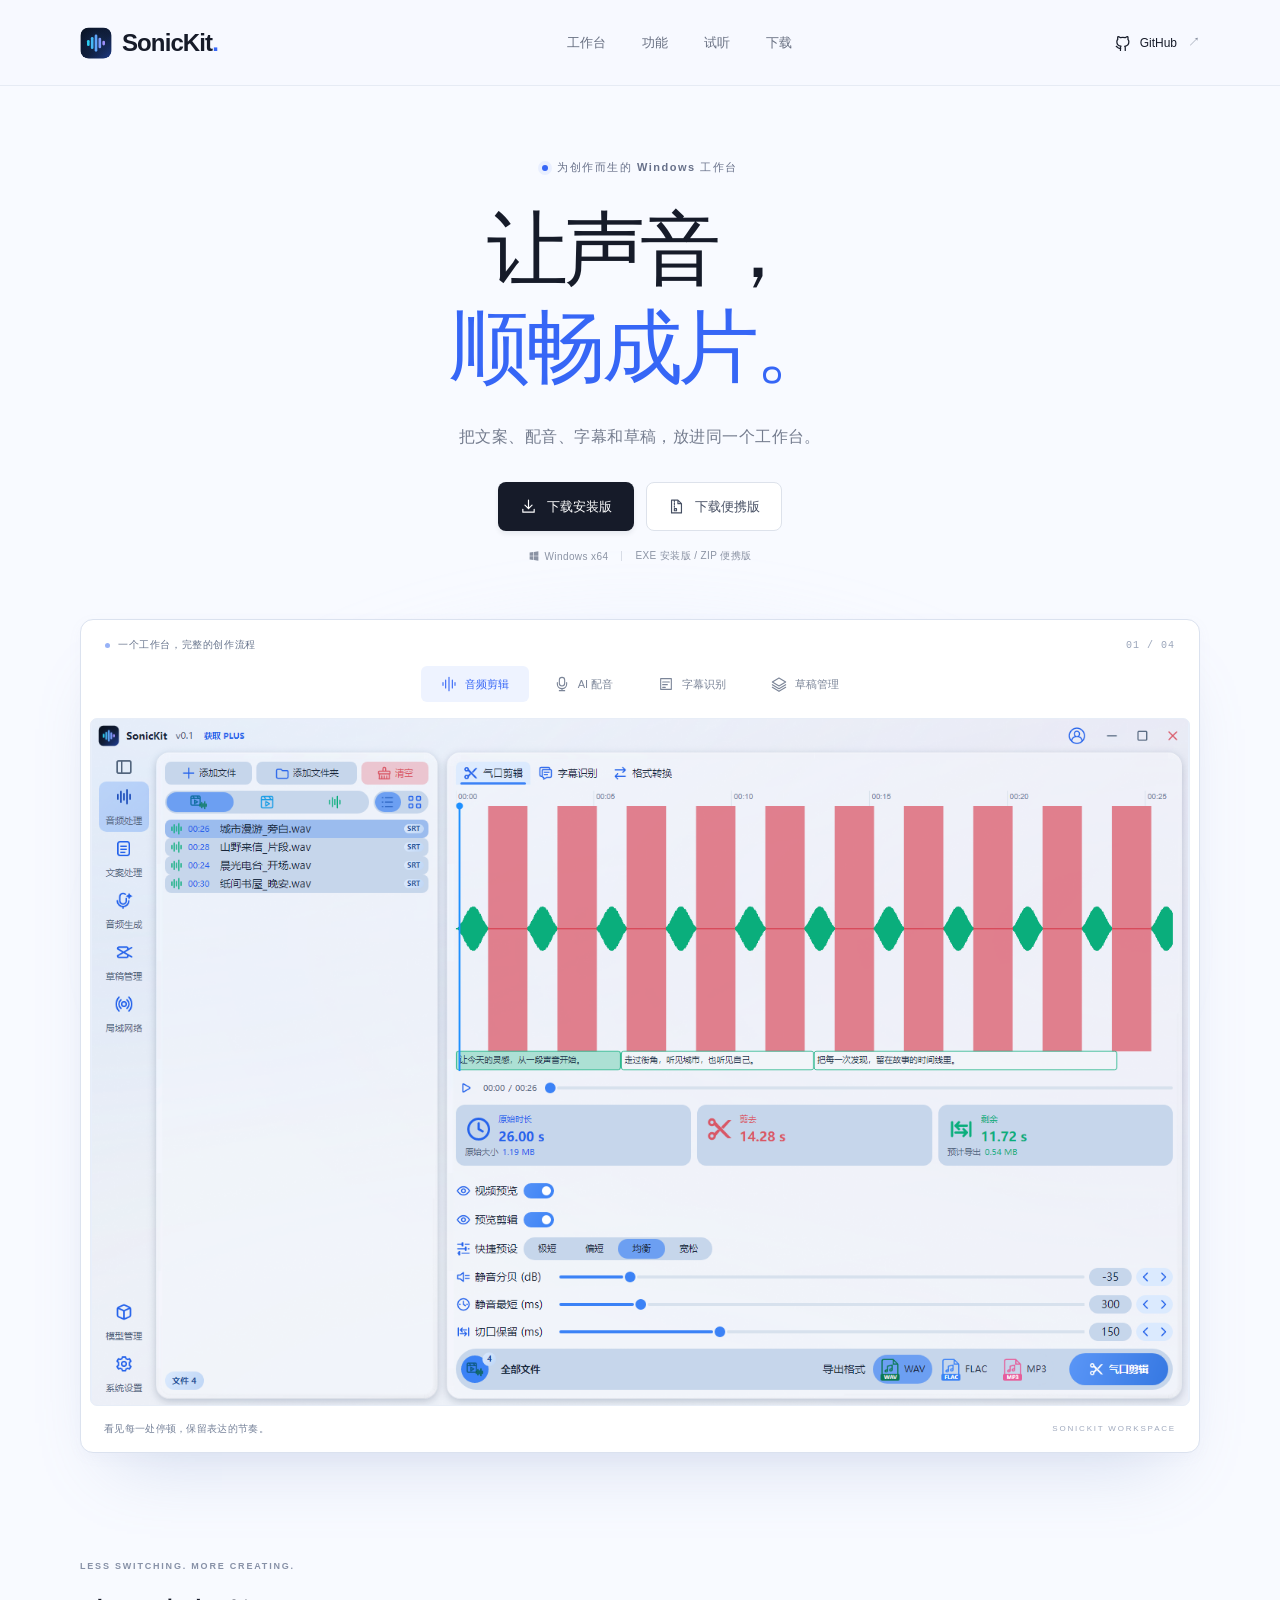
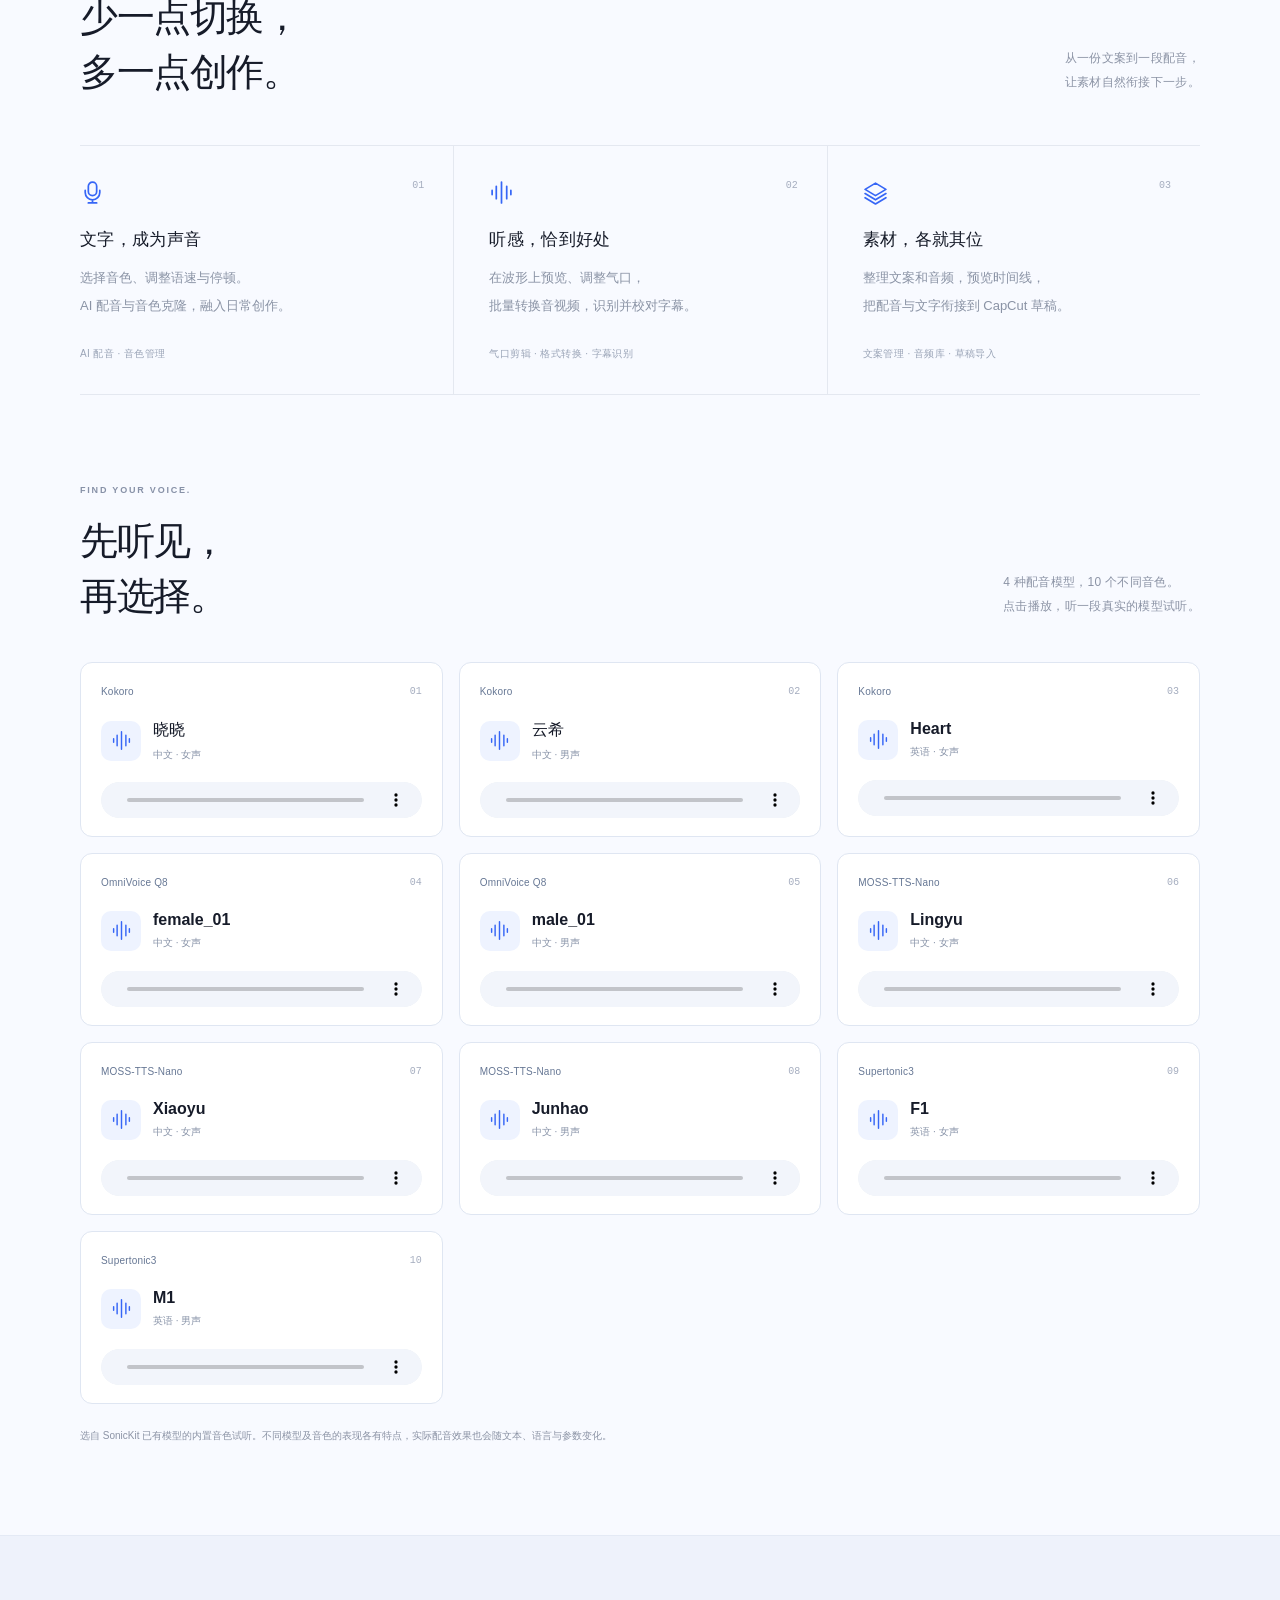
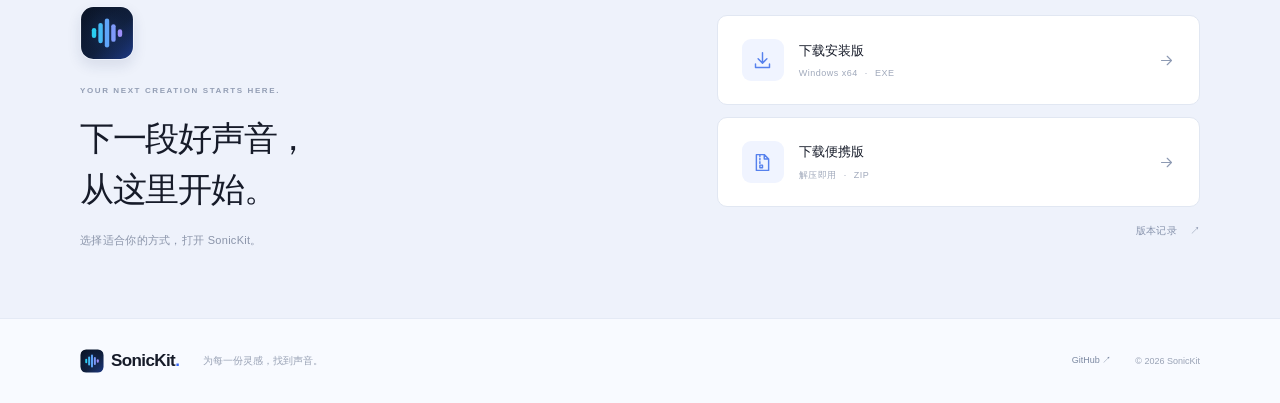
<file: index.html>
<!doctype html>
<html lang="zh-CN">
<head>
  <meta charset="UTF-8">
  <meta name="viewport" content="width=device-width, initial-scale=1">
  <meta name="theme-color" content="#f8faff">
  <meta name="description" content="SonicKit，面向 Windows 的音频创作工作台。AI 配音、音频剪辑、字幕识别与 CapCut 草稿管理，在一个工作台中完成。">
  <meta property="og:type" content="website">
  <meta property="og:title" content="SonicKit · 让声音，顺畅成片">
  <meta property="og:description" content="把文案、配音、字幕和草稿，放进同一个工作台。">
  <meta property="og:url" content="https://www.sonickit.top/">
  <meta property="og:image" content="https://www.sonickit.top/images/01-audio.png?v=20261117">
  <title>SonicKit · 让声音，顺畅成片</title>
  <link rel="canonical" href="https://www.sonickit.top/">
  <link rel="icon" href="images/icon.svg" type="image/svg+xml">
  <link rel="preload" href="images/01-audio.png?v=20261117" as="image">
  <link rel="stylesheet" href="styles.css">
  <script type="module" src="app.js"></script>
  <script type="module" src="voice-previews.js"></script>
</head>
<body id="top">
  <svg class="icon-definitions" xmlns="http://www.w3.org/2000/svg" aria-hidden="true">
    <symbol id="i-arrow" viewBox="0 0 24 24"><path d="M5 12h14m-6-6 6 6-6 6"/></symbol>
    <symbol id="i-download" viewBox="0 0 24 24"><path d="M12 3v12m-5-5 5 5 5-5M4 16v4h16v-4"/></symbol>
    <symbol id="i-zip" viewBox="0 0 24 24"><path d="M14 3H5v18h14V8l-5-5Zm0 0v5h5M9 3v2m0 2v2m0 2v2m0 2v3h3v-3H9Z"/></symbol>
    <symbol id="i-wave" viewBox="0 0 24 24"><path d="M3 10v4m4-8v12m5-16v20m5-16v12m4-8v4"/></symbol>
    <symbol id="i-mic" viewBox="0 0 24 24"><rect x="8" y="2" width="8" height="13" rx="4"/><path d="M5 10v2a7 7 0 0 0 14 0v-2M12 19v3m-4 0h8"/></symbol>
    <symbol id="i-text" viewBox="0 0 24 24"><path d="M4 4h16v16H4zM7 9h10M7 13h7m-7 4h4"/></symbol>
    <symbol id="i-layers" viewBox="0 0 24 24"><path d="m12 3 10 6-10 6L2 9l10-6ZM2 13l10 6 10-6M2 17l10 6 10-6"/></symbol>
    <symbol id="i-github" viewBox="0 0 24 24"><path d="M9 19c-4.3 1.3-4.3-2-6-2.5M15 22v-3.4c.1-1-.2-1.7-.7-2.2 2.7-.3 5.5-1.3 5.5-6A4.7 4.7 0 0 0 18.5 7a4.4 4.4 0 0 0-.1-3.4s-1-.3-3.5 1.3a12 12 0 0 0-6.3 0C6.2 3.3 5.2 3.6 5.2 3.6A4.4 4.4 0 0 0 5.1 7a4.7 4.7 0 0 0-1.3 3.3c0 4.7 2.8 5.7 5.5 6-.4.4-.7 1.1-.7 2.2V22"/></symbol>
    <symbol id="i-close" viewBox="0 0 24 24"><path d="m6 6 12 12M6 18 18 6"/></symbol>
    <symbol id="i-expand" viewBox="0 0 24 24"><path d="M14 4h6v6m0-6-7 7M10 20H4v-6m0 6 7-7"/></symbol>
  </svg>
  <a class="skip-link" href="#main">跳到主要内容</a>

  <header class="header">
    <nav class="nav wrap" aria-label="主导航">
      <a class="brand" href="#top" aria-label="SonicKit 首页"><img src="images/icon.svg" width="32" height="32" alt=""><span>SonicKit<span class="brand-dot">.</span></span></a>
      <div class="nav-links"><a href="#workspace">工作台</a><a href="#features">功能</a><a href="#voices">试听</a><a href="#download">下载</a></div>
      <a class="nav-github" href="https://github.com/ChatTMD/Sonickit" target="_blank" rel="noopener noreferrer" aria-label="在 GitHub 查看 SonicKit"><svg class="icon"><use href="#i-github"/></svg><span>GitHub</span><span aria-hidden="true">↗</span></a>
    </nav>
  </header>

  <main id="main">
    <section class="hero wrap" aria-labelledby="hero-title">
      <div class="eyebrow"><span class="status-dot" aria-hidden="true"></span>为创作而生的 Windows 工作台</div>
      <h1 id="hero-title">让声音，<br><span>顺畅成片。</span></h1>
      <p class="hero-description">把文案、配音、字幕和草稿，<br class="mobile-break">放进同一个工作台。</p>
      <div class="hero-actions">
        <a class="button button-primary" data-download="exe" href="https://github.com/ChatTMD/Sonickit/releases"><svg class="icon"><use href="#i-download"/></svg><span>下载安装版</span><span class="button-version" data-version></span></a>
        <a class="button button-secondary" data-download="zip" href="https://github.com/ChatTMD/Sonickit/releases"><svg class="icon"><use href="#i-zip"/></svg><span>下载便携版</span><span class="button-version" data-version></span></a>
      </div>
      <div class="hero-meta"><span><svg viewBox="0 0 16 16" aria-hidden="true"><path d="M1 2.4 7 1.6v5.8H1V2.4Zm7-1L15 .4v7H8v-6ZM1 8.4h6v5.8l-6-.8v-5Zm7 0h7v7l-7-1v-6Z"/></svg>Windows x64</span><span class="meta-separator" aria-hidden="true"></span><span>EXE 安装版 / ZIP 便携版</span></div>

      <div class="workspace" id="workspace">
        <div class="workspace-bar">
          <div class="workspace-label"><span class="small-dot" aria-hidden="true"></span>一个工作台，完整的创作流程</div>
          <span class="workspace-index" id="screen-index" aria-hidden="true">01 / 04</span>
        </div>
        <div class="screen-tabs" role="tablist" aria-label="软件功能预览">
          <button id="tab-audio" class="screen-tab" type="button" role="tab" aria-selected="true" aria-controls="screen-panel" data-screen="audio"><svg class="icon"><use href="#i-wave"/></svg>音频剪辑</button>
          <button id="tab-generation" class="screen-tab" type="button" role="tab" aria-selected="false" aria-controls="screen-panel" tabindex="-1" data-screen="generation"><svg class="icon"><use href="#i-mic"/></svg>AI 配音</button>
          <button id="tab-subtitles" class="screen-tab" type="button" role="tab" aria-selected="false" aria-controls="screen-panel" tabindex="-1" data-screen="subtitles"><svg class="icon"><use href="#i-text"/></svg>字幕识别</button>
          <button id="tab-drafts" class="screen-tab" type="button" role="tab" aria-selected="false" aria-controls="screen-panel" tabindex="-1" data-screen="drafts"><svg class="icon"><use href="#i-layers"/></svg>草稿管理</button>
        </div>
        <div class="screen-panel" id="screen-panel" role="tabpanel" aria-labelledby="tab-audio" tabindex="0">
          <button class="screen-zoom" id="screen-zoom" type="button" aria-label="放大音频剪辑界面截图"><img id="screen-image" src="images/01-audio.png?v=20261117" alt="SonicKit 音频剪辑界面，包含文件列表、波形预览与气口剪辑参数" width="1440" height="900" fetchpriority="high"><span class="expand-hint" aria-hidden="true"><svg class="icon"><use href="#i-expand"/></svg></span></button>
        </div>
        <div class="workspace-caption"><p id="screen-caption">看见每一处停顿，保留表达的节奏。</p><span>SONICKIT WORKSPACE</span></div>
      </div>
    </section>

    <section class="features wrap" id="features" aria-labelledby="features-title">
      <div class="section-heading"><div><p class="eyebrow section-eyebrow">LESS SWITCHING. MORE CREATING.</p><h2 id="features-title">少一点切换，<br>多一点创作。</h2></div><p class="section-description">从一份文案到一段配音，<br>让素材自然衔接下一步。</p></div>
      <div class="feature-grid">
        <article class="feature"><span class="feature-number">01</span><svg class="feature-icon icon"><use href="#i-mic"/></svg><h3>文字，成为声音</h3><p>选择音色、调整语速与停顿。<br>AI 配音与音色克隆，融入日常创作。</p><span class="feature-note">AI 配音 · 音色管理</span></article>
        <article class="feature"><span class="feature-number">02</span><svg class="feature-icon icon"><use href="#i-wave"/></svg><h3>听感，恰到好处</h3><p>在波形上预览、调整气口，<br>批量转换音视频，识别并校对字幕。</p><span class="feature-note">气口剪辑 · 格式转换 · 字幕识别</span></article>
        <article class="feature"><span class="feature-number">03</span><svg class="feature-icon icon"><use href="#i-layers"/></svg><h3>素材，各就其位</h3><p>整理文案和音频，预览时间线，<br>把配音与文字衔接到 CapCut 草稿。</p><span class="feature-note">文案管理 · 音频库 · 草稿导入</span></article>
      </div>
    </section>

    <section class="voices wrap" id="voices" aria-labelledby="voices-title">
      <div class="section-heading"><div><p class="eyebrow section-eyebrow">FIND YOUR VOICE.</p><h2 id="voices-title">先听见，<br>再选择。</h2></div><p class="section-description">4 种配音模型，10 个不同音色。<br>点击播放，听一段真实的模型试听。</p></div>
      <div class="voice-grid">
        <article class="voice-card">
          <div class="voice-card-top"><span class="voice-model">Kokoro</span><span class="voice-number" aria-hidden="true">01</span></div>
          <div class="voice-identity"><span class="voice-avatar" aria-hidden="true"><svg class="icon"><use href="#i-wave"/></svg></span><div><h3 id="voice-kokoro-xiaoxiao">晓晓</h3><p>中文<span aria-hidden="true"> · </span>女声</p></div></div>
          <audio class="voice-audio" controls preload="none" src="audio/kokoro-xiaoxiao.wav" aria-labelledby="voice-kokoro-xiaoxiao">你的浏览器不支持音频播放，<a href="audio/kokoro-xiaoxiao.wav">下载试听音频</a>。</audio>
          <p class="voice-error" role="status" hidden>音频暂时无法播放，请刷新后重试。</p>
        </article>
        <article class="voice-card">
          <div class="voice-card-top"><span class="voice-model">Kokoro</span><span class="voice-number" aria-hidden="true">02</span></div>
          <div class="voice-identity"><span class="voice-avatar" aria-hidden="true"><svg class="icon"><use href="#i-wave"/></svg></span><div><h3 id="voice-kokoro-yunxi">云希</h3><p>中文<span aria-hidden="true"> · </span>男声</p></div></div>
          <audio class="voice-audio" controls preload="none" src="audio/kokoro-yunxi.wav" aria-labelledby="voice-kokoro-yunxi">你的浏览器不支持音频播放，<a href="audio/kokoro-yunxi.wav">下载试听音频</a>。</audio>
          <p class="voice-error" role="status" hidden>音频暂时无法播放，请刷新后重试。</p>
        </article>
        <article class="voice-card">
          <div class="voice-card-top"><span class="voice-model">Kokoro</span><span class="voice-number" aria-hidden="true">03</span></div>
          <div class="voice-identity"><span class="voice-avatar" aria-hidden="true"><svg class="icon"><use href="#i-wave"/></svg></span><div><h3 id="voice-kokoro-heart">Heart</h3><p>英语<span aria-hidden="true"> · </span>女声</p></div></div>
          <audio class="voice-audio" controls preload="none" src="audio/kokoro-heart.wav" aria-labelledby="voice-kokoro-heart">你的浏览器不支持音频播放，<a href="audio/kokoro-heart.wav">下载试听音频</a>。</audio>
          <p class="voice-error" role="status" hidden>音频暂时无法播放，请刷新后重试。</p>
        </article>
        <article class="voice-card">
          <div class="voice-card-top"><span class="voice-model">OmniVoice Q8</span><span class="voice-number" aria-hidden="true">04</span></div>
          <div class="voice-identity"><span class="voice-avatar" aria-hidden="true"><svg class="icon"><use href="#i-wave"/></svg></span><div><h3 id="voice-omnivoice-female-01">female_01</h3><p>中文<span aria-hidden="true"> · </span>女声</p></div></div>
          <audio class="voice-audio" controls preload="none" src="audio/omnivoice-female-01.wav" aria-labelledby="voice-omnivoice-female-01">你的浏览器不支持音频播放，<a href="audio/omnivoice-female-01.wav">下载试听音频</a>。</audio>
          <p class="voice-error" role="status" hidden>音频暂时无法播放，请刷新后重试。</p>
        </article>
        <article class="voice-card">
          <div class="voice-card-top"><span class="voice-model">OmniVoice Q8</span><span class="voice-number" aria-hidden="true">05</span></div>
          <div class="voice-identity"><span class="voice-avatar" aria-hidden="true"><svg class="icon"><use href="#i-wave"/></svg></span><div><h3 id="voice-omnivoice-male-01">male_01</h3><p>中文<span aria-hidden="true"> · </span>男声</p></div></div>
          <audio class="voice-audio" controls preload="none" src="audio/omnivoice-male-01.wav" aria-labelledby="voice-omnivoice-male-01">你的浏览器不支持音频播放，<a href="audio/omnivoice-male-01.wav">下载试听音频</a>。</audio>
          <p class="voice-error" role="status" hidden>音频暂时无法播放，请刷新后重试。</p>
        </article>
        <article class="voice-card">
          <div class="voice-card-top"><span class="voice-model">MOSS-TTS-Nano</span><span class="voice-number" aria-hidden="true">06</span></div>
          <div class="voice-identity"><span class="voice-avatar" aria-hidden="true"><svg class="icon"><use href="#i-wave"/></svg></span><div><h3 id="voice-moss-lingyu">Lingyu</h3><p>中文<span aria-hidden="true"> · </span>女声</p></div></div>
          <audio class="voice-audio" controls preload="none" src="audio/moss-lingyu.wav" aria-labelledby="voice-moss-lingyu">你的浏览器不支持音频播放，<a href="audio/moss-lingyu.wav">下载试听音频</a>。</audio>
          <p class="voice-error" role="status" hidden>音频暂时无法播放，请刷新后重试。</p>
        </article>
        <article class="voice-card">
          <div class="voice-card-top"><span class="voice-model">MOSS-TTS-Nano</span><span class="voice-number" aria-hidden="true">07</span></div>
          <div class="voice-identity"><span class="voice-avatar" aria-hidden="true"><svg class="icon"><use href="#i-wave"/></svg></span><div><h3 id="voice-moss-xiaoyu">Xiaoyu</h3><p>中文<span aria-hidden="true"> · </span>女声</p></div></div>
          <audio class="voice-audio" controls preload="none" src="audio/moss-xiaoyu.wav" aria-labelledby="voice-moss-xiaoyu">你的浏览器不支持音频播放，<a href="audio/moss-xiaoyu.wav">下载试听音频</a>。</audio>
          <p class="voice-error" role="status" hidden>音频暂时无法播放，请刷新后重试。</p>
        </article>
        <article class="voice-card">
          <div class="voice-card-top"><span class="voice-model">MOSS-TTS-Nano</span><span class="voice-number" aria-hidden="true">08</span></div>
          <div class="voice-identity"><span class="voice-avatar" aria-hidden="true"><svg class="icon"><use href="#i-wave"/></svg></span><div><h3 id="voice-moss-junhao">Junhao</h3><p>中文<span aria-hidden="true"> · </span>男声</p></div></div>
          <audio class="voice-audio" controls preload="none" src="audio/moss-junhao.wav" aria-labelledby="voice-moss-junhao">你的浏览器不支持音频播放，<a href="audio/moss-junhao.wav">下载试听音频</a>。</audio>
          <p class="voice-error" role="status" hidden>音频暂时无法播放，请刷新后重试。</p>
        </article>
        <article class="voice-card">
          <div class="voice-card-top"><span class="voice-model">Supertonic3</span><span class="voice-number" aria-hidden="true">09</span></div>
          <div class="voice-identity"><span class="voice-avatar" aria-hidden="true"><svg class="icon"><use href="#i-wave"/></svg></span><div><h3 id="voice-supertonic-f1">F1</h3><p>英语<span aria-hidden="true"> · </span>女声</p></div></div>
          <audio class="voice-audio" controls preload="none" src="audio/supertonic-f1.wav" aria-labelledby="voice-supertonic-f1">你的浏览器不支持音频播放，<a href="audio/supertonic-f1.wav">下载试听音频</a>。</audio>
          <p class="voice-error" role="status" hidden>音频暂时无法播放，请刷新后重试。</p>
        </article>
        <article class="voice-card">
          <div class="voice-card-top"><span class="voice-model">Supertonic3</span><span class="voice-number" aria-hidden="true">10</span></div>
          <div class="voice-identity"><span class="voice-avatar" aria-hidden="true"><svg class="icon"><use href="#i-wave"/></svg></span><div><h3 id="voice-supertonic-m1">M1</h3><p>英语<span aria-hidden="true"> · </span>男声</p></div></div>
          <audio class="voice-audio" controls preload="none" src="audio/supertonic-m1.wav" aria-labelledby="voice-supertonic-m1">你的浏览器不支持音频播放，<a href="audio/supertonic-m1.wav">下载试听音频</a>。</audio>
          <p class="voice-error" role="status" hidden>音频暂时无法播放，请刷新后重试。</p>
        </article>
      </div>
      <p class="voice-footnote">选自 SonicKit 已有模型的内置音色试听。不同模型及音色的表现各有特点，实际配音效果也会随文本、语言与参数变化。</p>
    </section>

    <section class="download-section" id="download" aria-labelledby="download-title">
      <div class="download-inner wrap">
        <div class="download-copy"><img src="images/icon.svg" width="54" height="54" alt="" loading="lazy"><p class="eyebrow">YOUR NEXT CREATION STARTS HERE.</p><h2 id="download-title">下一段好声音，<br>从这里开始。</h2><p>选择适合你的方式，打开 SonicKit。</p></div>
        <div class="download-options">
          <a class="download-option" data-download="exe" href="https://github.com/ChatTMD/Sonickit/releases"><span class="package-icon"><svg class="icon"><use href="#i-download"/></svg></span><span class="package-copy"><strong>下载安装版 <span data-version></span></strong><span>Windows x64 <span aria-hidden="true">·</span> EXE</span></span><svg class="icon package-arrow"><use href="#i-arrow"/></svg></a>
          <a class="download-option" data-download="zip" href="https://github.com/ChatTMD/Sonickit/releases"><span class="package-icon"><svg class="icon"><use href="#i-zip"/></svg></span><span class="package-copy"><strong>下载便携版 <span data-version></span></strong><span>解压即用 <span aria-hidden="true">·</span> ZIP</span></span><svg class="icon package-arrow"><use href="#i-arrow"/></svg></a>
          <a class="release-link" href="https://github.com/ChatTMD/Sonickit/releases" target="_blank" rel="noopener noreferrer">版本记录 <span aria-hidden="true">↗</span></a>
        </div>
      </div>
    </section>
  </main>

  <footer class="footer wrap"><a class="brand footer-brand" href="#top"><img src="images/icon.svg" width="24" height="24" alt=""><span>SonicKit<span class="brand-dot">.</span></span></a><p>为每一份灵感，找到声音。</p><a href="https://github.com/ChatTMD/Sonickit" target="_blank" rel="noopener noreferrer">GitHub <span aria-hidden="true">↗</span></a><span class="copyright">© <span id="year">2026</span> SonicKit</span></footer>

  <dialog class="lightbox" id="lightbox" aria-label="软件界面大图"><button class="lightbox-close" id="lightbox-close" type="button" aria-label="关闭大图"><svg class="icon"><use href="#i-close"/></svg></button><img id="lightbox-image" alt="" width="1440" height="900"></dialog>
  <div class="download-notice" id="download-notice" role="status" aria-live="polite" hidden><p id="notice-message"></p><a href="https://github.com/ChatTMD/Sonickit/releases" target="_blank" rel="noopener noreferrer">打开 GitHub 发行页 ↗</a><button id="notice-close" type="button" aria-label="关闭下载提示"><svg class="icon"><use href="#i-close"/></svg></button></div>
  <noscript><p class="noscript-note">启用 JavaScript 可直接下载最新版本，或访问 <a href="https://github.com/ChatTMD/Sonickit/releases">GitHub 发行页</a>。</p></noscript>
</body>
</html>
</file>
<file: styles.css>
@charset "UTF-8";
:root{--ink:#161b29;--muted:#737b8e;--blue:#3666f6;--line:#e4e8f0;--paper:#f8faff;--font:"Segoe UI Variable Text","Segoe UI","Microsoft YaHei UI","Microsoft YaHei",sans-serif;color-scheme:light;font-family:var(--font);color:var(--ink);background:var(--paper);font-synthesis:none;text-rendering:optimizeLegibility;-webkit-font-smoothing:antialiased}
*{box-sizing:border-box}html{scroll-behavior:smooth;scroll-padding-top:100px}body{margin:0}button,a{-webkit-tap-highlight-color:transparent}a{color:inherit;text-decoration:none}button{font:inherit}button,a{touch-action:manipulation}button{color:inherit}button:disabled{cursor:wait}img{max-width:100%;display:block}p,h1,h2,h3{margin:0}::selection{background:#dce5ff;color:#122554}:focus-visible{outline:3px solid #3868fb;outline-offset:5px}[hidden]{display:none!important}.wrap{width:min(1120px,calc(100% - 64px));margin-inline:auto}.icon{display:inline-block;width:21px;height:21px;flex-shrink:0;fill:none;stroke:currentColor;stroke-width:1.65;stroke-linecap:round;stroke-linejoin:round;vertical-align:middle}.icon-definitions{position:absolute;width:0;height:0;overflow:hidden}.skip-link{position:fixed;top:-80px;left:20px;z-index:50;padding:12px 20px;border-radius:8px;background:var(--ink);color:white}.skip-link:focus{top:12px}
.header{height:86px;border-bottom:1px solid rgba(225,231,241,.75);background:rgba(248,250,255,.9)}.nav{height:100%;display:flex;align-items:center;justify-content:space-between;gap:28px}.brand{display:inline-flex;align-items:center;gap:10px;flex-shrink:0;font-size:24px;letter-spacing:-.9px;font-weight:750}.brand img{border-radius:9px}.brand-dot{color:var(--blue)}.nav-links{display:flex;gap:36px;margin-left:28px;font-size:13px;color:#676f81}.nav-links a,.nav-github,.release-link,.footer>a:last-of-type{transition:color .18s}.nav-links a:hover,.nav-github:hover,.release-link:hover,.footer>a:last-of-type:hover{color:var(--blue)}.nav-github{display:flex;align-items:center;gap:8px;font-size:12px}.nav-github .icon{width:18px;height:18px}.nav-github>span:last-child{color:#858d9e;margin-left:3px}
.hero{text-align:center;padding-top:74px;position:relative}.eyebrow{display:flex;align-items:center;justify-content:center;gap:9px;font-size:11px;font-weight:550;letter-spacing:1.5px;color:#68718a}.status-dot{width:6px;height:6px;border-radius:50%;background:var(--blue);box-shadow:0 0 0 4px #e9efff}.hero h1{margin-top:25px;font-size:clamp(48px,6.3vw,82px);font-weight:650;line-height:1.22;letter-spacing:-4.5px}.hero h1>span{color:var(--blue)}.hero-description{margin-top:25px;font-size:16px;letter-spacing:.45px;line-height:1.9;color:#747c8e}.mobile-break{display:none}.hero-actions{display:flex;align-items:center;justify-content:center;gap:12px;margin-top:30px}.button{min-height:49px;border:1px solid transparent;display:inline-flex;align-items:center;justify-content:center;gap:10px;padding:14px 21px;border-radius:8px;font-size:13px;font-weight:550;transition:background .18s,box-shadow .18s,transform .18s;position:relative}.button:hover{transform:translateY(-2px)}.button-primary{background:var(--ink);color:#fff;box-shadow:0 3px 5px #151b2912}.button-primary:hover{background:#30394e;box-shadow:0 6px 15px #1e283b21}.button-secondary{background:white;border-color:#dde2eb;color:#454e62}.button-secondary:hover{border-color:#bbc9ee;background:#f5f7ff}.button .icon{width:17px;height:17px}.button-version:empty{display:none}.button-version{font-size:11px;opacity:.7;font-weight:450}.hero-meta{display:flex;justify-content:center;align-items:center;gap:13px;margin-top:18px;color:#8b93a4;font-size:10px;letter-spacing:.4px}.hero-meta>span:first-child{display:flex;gap:6px;align-items:center}.hero-meta svg{width:10px;height:10px;fill:currentColor}.meta-separator{height:10px;width:1px;background:#d7dce6}
.workspace{position:relative;text-align:left;margin-top:56px;scroll-margin-top:24px;border:1px solid #dbe2ef;border-radius:13px;background:#fff;box-shadow:0 40px 70px -35px #8097c852,0 4px 15px #8093ba0b}.workspace:before{content:"";position:absolute;z-index:-1;inset:-65px -25px 15%;background:radial-gradient(ellipse at 50% 50%,#c3d5ff77,transparent 67%);filter:blur(24px);pointer-events:none}.workspace-bar{display:flex;justify-content:space-between;align-items:center;gap:20px;padding:18px 24px 14px}.workspace-label{display:flex;align-items:center;gap:8px;font-size:10px;letter-spacing:.6px;color:#68758d}.small-dot{width:5px;height:5px;border-radius:50%;background:#97b2f7}.workspace-index{font-family:Consolas,monospace;font-size:10px;color:#9aa5ba;letter-spacing:1px}.screen-tabs{display:flex;justify-content:center;gap:5px;padding:0 16px 16px}.screen-tab{background:none;border:0;padding:10px 20px;display:flex;align-items:center;justify-content:center;gap:8px;font-size:11px;border-radius:6px;color:#7b8598;cursor:pointer;transition:background .18s,color .18s}.screen-tab .icon{width:16px;height:16px}.screen-tab:hover{color:#425779;background:#f5f7fb}.screen-tab[aria-selected=true]{color:#3666f6;background:#eef3ff}.screen-panel{margin:0 9px;border:1px solid #e7edf7;border-radius:7px;overflow:hidden;background:#e8effb;aspect-ratio:8/5}.screen-zoom{display:block;padding:0;background:none;border:0;width:100%;height:100%;position:relative;cursor:zoom-in;overflow:hidden}.screen-zoom img{width:100%;height:100%;object-fit:contain}.expand-hint{position:absolute;bottom:15px;right:15px;width:33px;height:33px;display:grid;place-items:center;background:#ffffffdf;box-shadow:0 2px 10px #2135521c;border:1px solid #dce5f4;border-radius:7px;color:#5d7399;opacity:0;transition:opacity .2s}.screen-zoom:hover .expand-hint,.screen-zoom:focus-visible .expand-hint{opacity:1}.expand-hint .icon{width:15px;height:15px}.workspace-caption{display:flex;justify-content:space-between;gap:20px;padding:16px 23px}.workspace-caption p{font-size:10px;color:#77839a;letter-spacing:.3px}.workspace-caption>span{font-size:8px;letter-spacing:1.8px;color:#a0aabe;align-self:center}
.features{padding-block:108px 90px}.section-heading{display:flex;align-items:flex-end;justify-content:space-between;gap:40px}.section-eyebrow{justify-content:flex-start;font-size:9px;letter-spacing:1.8px;color:#8791a7;margin-bottom:19px}.section-heading h2{font-size:38px;font-weight:600;line-height:1.45;letter-spacing:-1.5px}.section-description{font-size:12px;color:#8b93a5;line-height:2;letter-spacing:.3px;padding-bottom:6px}.feature-grid{display:grid;grid-template-columns:repeat(3,minmax(0,1fr));margin-top:45px;border-top:1px solid var(--line);border-bottom:1px solid var(--line)}.feature{position:relative;padding:34px 35px 33px 0}.feature+.feature{border-left:1px solid var(--line);padding-left:35px}.feature-number{position:absolute;right:29px;top:34px;font-family:Consolas,monospace;font-size:10px;color:#a5adbf}.feature-icon{color:var(--blue);width:25px;height:25px;margin-bottom:23px}.feature h3{font-size:17px;font-weight:550;letter-spacing:.3px}.feature p{font-size:13px;line-height:2.15;color:#8a93a5;margin-top:13px}.feature-note{display:block;font-size:10px;letter-spacing:.4px;color:#9aa4b7;margin-top:27px}
.download-section{background:#eef2fb;border-block:1px solid #e4eaf5}.download-inner{display:grid;grid-template-columns:1fr .9fr;gap:100px;align-items:center;padding-block:70px}.download-copy>img{margin-bottom:26px;border-radius:14px;box-shadow:0 6px 14px #17325a1c}.download-copy>.eyebrow{justify-content:flex-start;font-size:8px;letter-spacing:1.6px;color:#939eb4}.download-copy h2{margin-top:18px;font-size:34px;line-height:1.5;letter-spacing:-1.3px;font-weight:600}.download-copy>p:last-child{margin-top:18px;font-size:11px;letter-spacing:.3px;color:#8a94a9}.download-options{display:flex;flex-direction:column;gap:12px}.download-option{display:flex;align-items:center;gap:15px;padding:23px 24px;background:#fff;border:1px solid #e1e7f2;border-radius:10px;transition:transform .2s,border-color .2s,box-shadow .2s}.download-option:hover{transform:translateY(-2px);border-color:#bdcdf8;box-shadow:0 5px 18px #526b9c0c}.package-icon{display:grid;place-items:center;width:42px;height:42px;border-radius:9px;background:#f0f4ff;color:#5681ed}.package-icon>.icon{width:21px;height:21px}.package-copy{display:flex;flex-direction:column;gap:8px;flex:1;min-width:0}.package-copy strong{font-size:13px;font-weight:550;letter-spacing:.1px}.package-copy strong>[data-version]{font-size:10px;color:#96a3bf;margin-left:7px;font-weight:450}.package-copy>span{font-size:9px;color:#a0a9bb;letter-spacing:.5px}.package-copy>span>span{padding-inline:4px}.package-arrow{width:17px;height:17px;color:#8d9ab3}.release-link{align-self:flex-end;margin-top:5px;font-size:10px;color:#8793ac;letter-spacing:.2px}.release-link>span{margin-left:10px}
.footer{padding-block:30px;display:flex;align-items:center;gap:24px;font-size:9px;color:#99a2b5}.footer-brand{font-size:17px;letter-spacing:-.6px;gap:7px;color:var(--ink)}.footer-brand img{border-radius:6px}.footer>p{flex:1;font-size:10px}.footer>a:last-of-type{color:#7c89a2}.copyright{font-size:9px}.lightbox{border:0;padding:0;max-width:min(1480px,94vw);width:94vw;background:#e6edfa;border-radius:10px;box-shadow:0 30px 100px #0005;overflow:visible;max-height:92vh}.lightbox::backdrop{background:#111a32cc;backdrop-filter:blur(8px)}.lightbox>img{width:100%;height:auto;max-height:90vh;object-fit:contain;border-radius:10px}.lightbox-close{position:absolute;right:8px;top:8px;border:1px solid #d9e1ef;background:#fffffff2;border-radius:7px;padding:7px;display:grid;place-items:center;cursor:pointer;box-shadow:0 2px 10px #17243e20}.lightbox-close>.icon{width:18px;height:18px}.download-notice{position:fixed;z-index:40;right:24px;bottom:24px;width:min(390px,calc(100% - 32px));padding:20px 45px 20px 20px;border:1px solid #dce3f1;border-radius:12px;background:#fffffff5;box-shadow:0 15px 60px #1d325c26;backdrop-filter:blur(15px)}.download-notice p{font-size:12px;color:#5e6a81;line-height:1.8}.download-notice>a{display:inline-block;margin-top:9px;font-size:11px;color:var(--blue)}.download-notice>button{position:absolute;right:10px;top:10px;border:0;background:none;padding:5px;color:#9aa5ba;cursor:pointer}.download-notice>button>.icon{width:15px;height:15px}.noscript-note{padding:20px;text-align:center;font-size:12px;color:var(--muted)}.noscript-note a{color:var(--blue)}[aria-busy=true]{cursor:progress}
@media(min-width:1600px){.wrap{width:1160px}.hero{padding-top:88px}.hero h1{font-size:88px}}
@media(max-width:900px){.wrap{width:calc(100% - 48px)}.hero{padding-top:60px}.hero h1{font-size:66px;letter-spacing:-3.5px}.download-inner{gap:48px}.feature{padding-right:22px}.feature+.feature{padding-left:22px}.feature p{font-size:12px}.feature-number{right:18px}.feature-note{font-size:8px}.section-heading h2{font-size:33px}.download-copy h2{font-size:29px}.download-option{padding:20px 18px}.package-copy strong{font-size:12px}.package-copy strong>[data-version]{margin-left:3px}.footer{gap:16px}.footer>p{font-size:9px}}
@media(max-width:600px){html{scroll-padding-top:24px}.wrap{width:calc(100% - 36px)}.header{height:70px}.nav{gap:14px}.brand{font-size:21px;gap:8px}.brand img{width:28px;height:28px}.nav-links{gap:18px;margin-left:auto;font-size:11px}.nav-github{font-size:0;gap:0}.nav-github>span{display:none}.nav-github>.icon{width:20px;height:20px}.hero{padding-top:50px}.eyebrow{font-size:9px;letter-spacing:1px}.hero h1{font-size:54px;letter-spacing:-3px;line-height:1.3;margin-top:24px}.hero-description{font-size:12px;line-height:1.95;margin-top:18px}.mobile-break{display:block}.hero-actions{gap:8px;margin-top:25px}.button{padding:13px 14px;gap:7px;font-size:11px;min-height:46px}.button .icon{width:15px;height:15px}.button-version{font-size:9px}.hero-meta{font-size:8px;gap:9px;margin-top:16px}.workspace{margin-top:40px;border-radius:9px}.workspace:before{inset:-25px -10px 25%}.workspace-bar{padding:15px 13px 10px;gap:10px}.workspace-label{font-size:8px;letter-spacing:.15px;gap:6px}.workspace-index{font-size:8px}.screen-tabs{gap:3px;padding:0 6px 10px}.screen-tab{flex:1;gap:5px;padding:9px 3px;font-size:9px;white-space:nowrap}.screen-tab .icon{width:13px;height:13px}.screen-panel{margin-inline:5px;border-radius:4px}.workspace-caption{padding:12px 12px}.workspace-caption>p{font-size:8px}.workspace-caption>span{display:none}.expand-hint{opacity:1;right:7px;bottom:7px;width:24px;height:24px}.expand-hint>.icon{width:12px;height:12px}.features{padding-block:65px 55px}.section-heading{display:block}.section-eyebrow{font-size:8px;letter-spacing:1.1px;margin-bottom:16px}.section-heading h2{font-size:29px;letter-spacing:-1px}.section-description{margin-top:17px;font-size:11px;line-height:1.9;padding:0}.section-description br{display:none}.feature-grid{grid-template-columns:1fr;margin-top:30px}.feature{padding:27px 0 26px;display:grid;grid-template-columns:32px 1fr;column-gap:14px}.feature+.feature{padding-left:0;border-left:0;border-top:1px solid var(--line)}.feature-icon{grid-column:1;grid-row:1 / span 2;width:23px;height:23px;margin:2px 0}.feature h3{grid-column:2;font-size:15px}.feature p{grid-column:2;font-size:12px;margin-top:9px}.feature-note{grid-column:2;font-size:8px;margin-top:14px}.feature-number{top:29px;right:5px;font-size:9px}.download-inner{grid-template-columns:1fr;padding-block:44px;gap:30px}.download-copy>img{width:44px;height:44px;margin-bottom:23px}.download-copy h2{font-size:29px;margin-top:15px}.download-copy>p:last-child{font-size:10px;margin-top:15px}.download-option{padding:19px}.package-copy strong{font-size:13px}.download-options{gap:10px}.footer{flex-wrap:wrap;gap:20px 14px;padding-block:25px}.footer-brand{font-size:17px}.footer>p{font-size:9px;flex:auto}.footer>a:last-of-type{margin-left:auto;font-size:9px}.copyright{width:100%;text-align:center;font-size:8px;padding-top:4px}.download-notice{bottom:16px;right:16px}.lightbox{max-width:98vw;width:98vw}.lightbox-close{right:4px;top:4px;padding:5px}}
@media(max-width:360px){.wrap{width:calc(100% - 28px)}.hero h1{font-size:48px}.nav-links{gap:13px}.button{padding-inline:11px;gap:5px}.button-version{font-size:8px}.screen-tab{font-size:8px;gap:3px}.hero-meta{font-size:7px}.footer>p{font-size:8px}.package-copy strong>[data-version]{font-size:9px}}
.voices{padding-block:0 90px;scroll-margin-top:32px}.voice-grid{display:grid;grid-template-columns:repeat(3,minmax(0,1fr));gap:16px;margin-top:38px}.voice-card{min-width:0;padding:23px 20px 18px;border:1px solid #dfe6f2;border-radius:12px;background:#fff;transition:border-color .18s,box-shadow .18s}.voice-card.is-playing{border-color:#9db7fc;box-shadow:0 5px 20px #3666f60d}.voice-card-top{display:flex;justify-content:space-between;align-items:center;gap:12px}.voice-model{font-size:10px;letter-spacing:.2px;color:#667794}.voice-number{font:10px Consolas,monospace;color:#a5adbf}.voice-identity{display:flex;align-items:center;gap:12px;margin-block:23px 20px}.voice-avatar{display:grid;place-items:center;width:40px;height:40px;flex-shrink:0;background:#eef3ff;color:var(--blue);border-radius:10px}.voice-avatar .icon{width:21px;height:21px}.voice-identity h3{font-size:16px;font-weight:550;color:var(--ink)}.voice-identity p{font-size:10px;color:#8893a8;margin-top:7px}.voice-audio{display:block;width:100%;height:36px;accent-color:var(--blue);border-radius:20px}.voice-audio::-webkit-media-controls-panel{background:#f2f5fb}.voice-error{font-size:11px;line-height:1.8;color:#a74a4a;margin-top:12px}.voice-footnote{font-size:10px;line-height:1.9;color:#8b93a5;margin-top:22px;max-width:700px}
@media(max-width:900px){.voice-grid{grid-template-columns:repeat(2,minmax(0,1fr))}}
@media(max-width:600px){.voices{padding-bottom:55px}.voice-grid{grid-template-columns:1fr;margin-top:28px;gap:12px}.voice-card{padding:20px}.voice-identity{margin-block:18px}.voice-footnote{font-size:10px}.nav-links{gap:12px}.nav-github{display:none}}
@media(prefers-reduced-motion:reduce){html{scroll-behavior:auto}*,*:before,*:after{animation:none!important;transition:none!important}}
</file>
